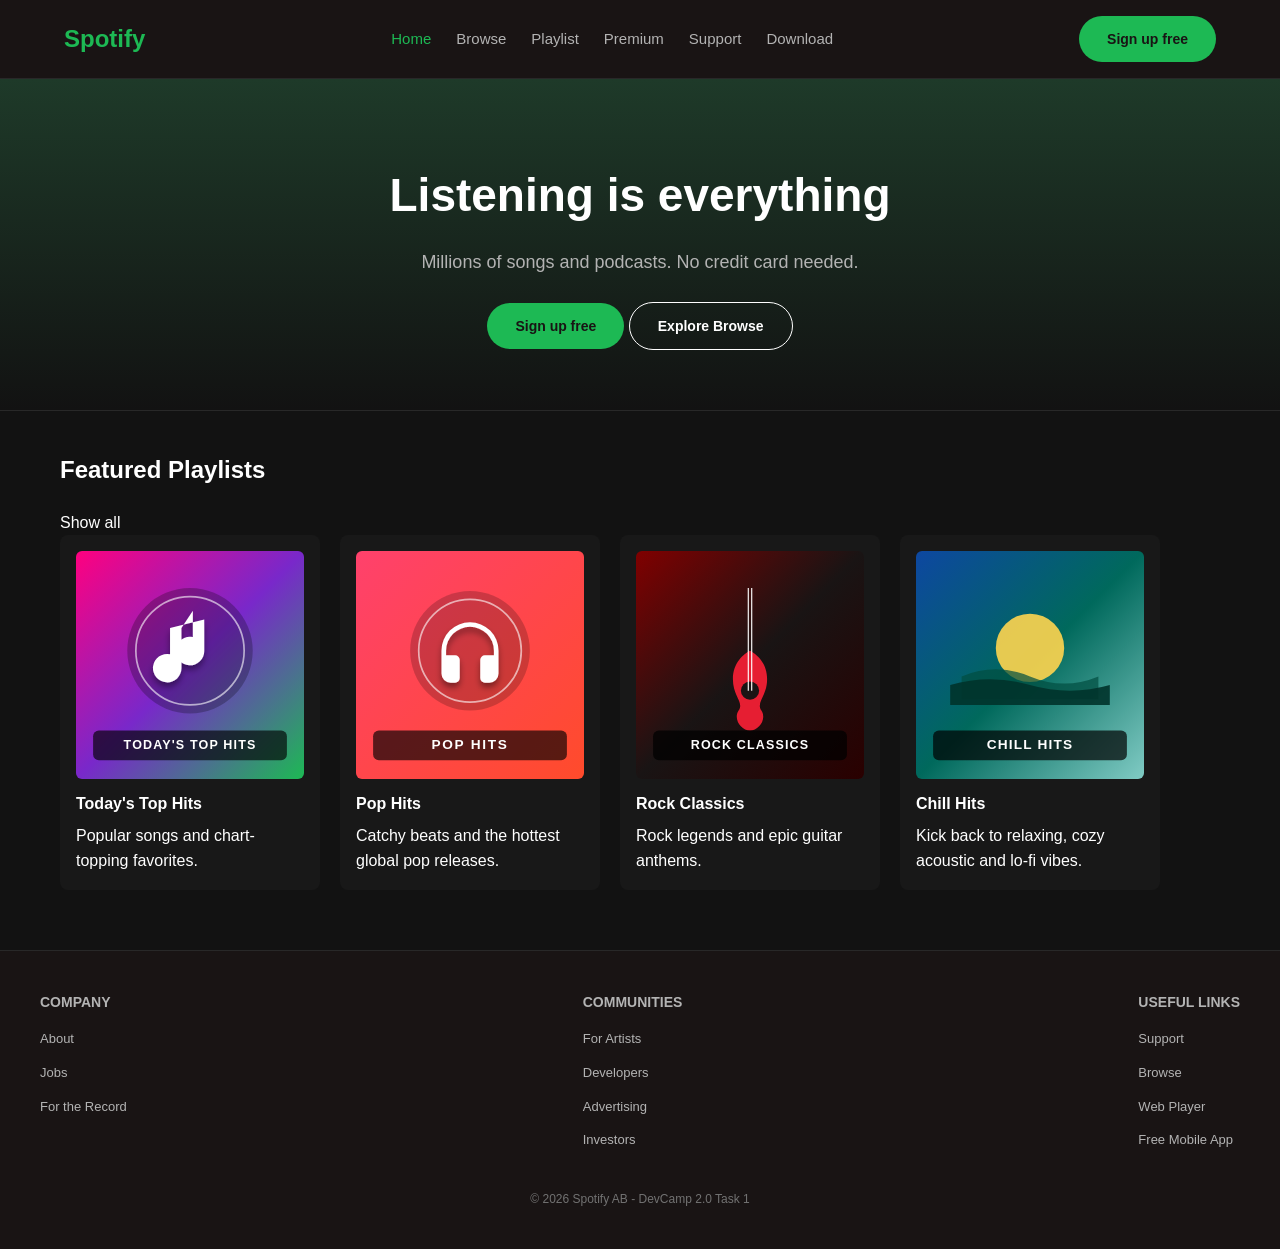
<file: index.html>
<!DOCTYPE html>
<html lang="en">
<head>
  <meta charset="UTF-8">
  <meta name="viewport" content="width=device-width, initial-scale=1.0">
  <title>Spotify - Web Player (Home)</title>
  <!-- External stylesheet (not inline or internal) -->
  <link rel="stylesheet" href="style.css">
</head>
<body>

  <!-- ======================================================================
       SEMANTIC TAG: <header> & <nav>
       Navbar: Logo + Home, Browse, Playlist, Premium, Support, Download
       ====================================================================== -->
  <header>
    <nav class="navbar">
      <!-- Spotify Logo linking to Home -->
      <div class="logo">
        <a href="index.html">Spotify</a>
      </div>

      <!-- Navigation Links -->
      <ul class="nav-links">
        <li><a href="index.html" class="active">Home</a></li>
        <li><a href="browse.html">Browse</a></li>
        <li><a href="playlist.html">Playlist</a></li>
        <li><a href="#premium">Premium</a></li>
        <li><a href="#support">Support</a></li>
        <li><a href="#download">Download</a></li>
      </ul>

      <!-- Sign up button linking to optional login/signup page -->
      <div class="nav-btn">
        <a href="login.html" class="btn btn-green">Sign up free</a>
      </div>
    </nav>
  </header>

  <!-- ======================================================================
       SEMANTIC TAG: <main>
       Main page content starts here
       ====================================================================== -->
  <main>

    <!-- HERO SECTION (ID selector requirement: #hero)
         Heading + subtext + call-to-action buttons -->
    <section id="hero">
      <h1>Listening is everything</h1>
      <p>Millions of songs and podcasts. No credit card needed.</p>
      <div class="hero-actions">
        <a href="login.html" class="btn btn-green">Sign up free</a>
        <a href="browse.html" class="btn btn-outline">Explore Browse</a>
      </div>
    </section>

    <!-- FEATURED PLAYLISTS SECTION
         Row of featured playlist cards using local images from images/ folder -->
    <section class="section">
      <div class="section-header">
        <h2>Featured Playlists</h2>
        <a href="browse.html" class="see-all-link">Show all</a>
      </div>

      <div class="cards-container">
        <!-- Playlist Card 1: Today's Top Hits -->
        <article class="card">
          <a href="playlist.html">
            <div class="card-img-wrap">
              <img src="images/top-hits.svg" alt="Today's Top Hits Playlist Cover">
            </div>
            <h3>Today's Top Hits</h3>
            <p>Popular songs and chart-topping favorites.</p>
          </a>
        </article>

        <!-- Playlist Card 2: Pop Hits -->
        <article class="card">
          <a href="playlist.html">
            <div class="card-img-wrap">
              <img src="images/pop-hits.svg" alt="Pop Hits Playlist Cover">
            </div>
            <h3>Pop Hits</h3>
            <p>Catchy beats and the hottest global pop releases.</p>
          </a>
        </article>

        <!-- Playlist Card 3: Rock Classics -->
        <article class="card">
          <a href="playlist.html">
            <div class="card-img-wrap">
              <img src="images/rock-classics.svg" alt="Rock Classics Playlist Cover">
            </div>
            <h3>Rock Classics</h3>
            <p>Rock legends and epic guitar anthems.</p>
          </a>
        </article>

        <!-- Playlist Card 4: Chill Hits -->
        <article class="card">
          <a href="playlist.html">
            <div class="card-img-wrap">
              <img src="images/chill-hits.svg" alt="Chill Hits Playlist Cover">
            </div>
            <h3>Chill Hits</h3>
            <p>Kick back to relaxing, cozy acoustic and lo-fi vibes.</p>
          </a>
        </article>
      </div>
    </section>

  </main>

  <!-- ======================================================================
       SEMANTIC TAG: <footer>
       Footer with grouped links & copyright
       ====================================================================== -->
  <footer>
    <div class="footer-content">
      <div class="footer-column">
        <h4>Company</h4>
        <ul>
          <li><a href="#">About</a></li>
          <li><a href="#">Jobs</a></li>
          <li><a href="#">For the Record</a></li>
        </ul>
      </div>

      <div class="footer-column">
        <h4>Communities</h4>
        <ul>
          <li><a href="#">For Artists</a></li>
          <li><a href="#">Developers</a></li>
          <li><a href="#">Advertising</a></li>
          <li><a href="#">Investors</a></li>
        </ul>
      </div>

      <div class="footer-column">
        <h4>Useful Links</h4>
        <ul>
          <li><a href="#">Support</a></li>
          <li><a href="browse.html">Browse</a></li>
          <li><a href="playlist.html">Web Player</a></li>
          <li><a href="login.html">Free Mobile App</a></li>
        </ul>
      </div>
    </div>

    <p class="copyright">&copy; 2026 Spotify AB - DevCamp 2.0 Task 1</p>
  </footer>

</body>
</html>
</file>
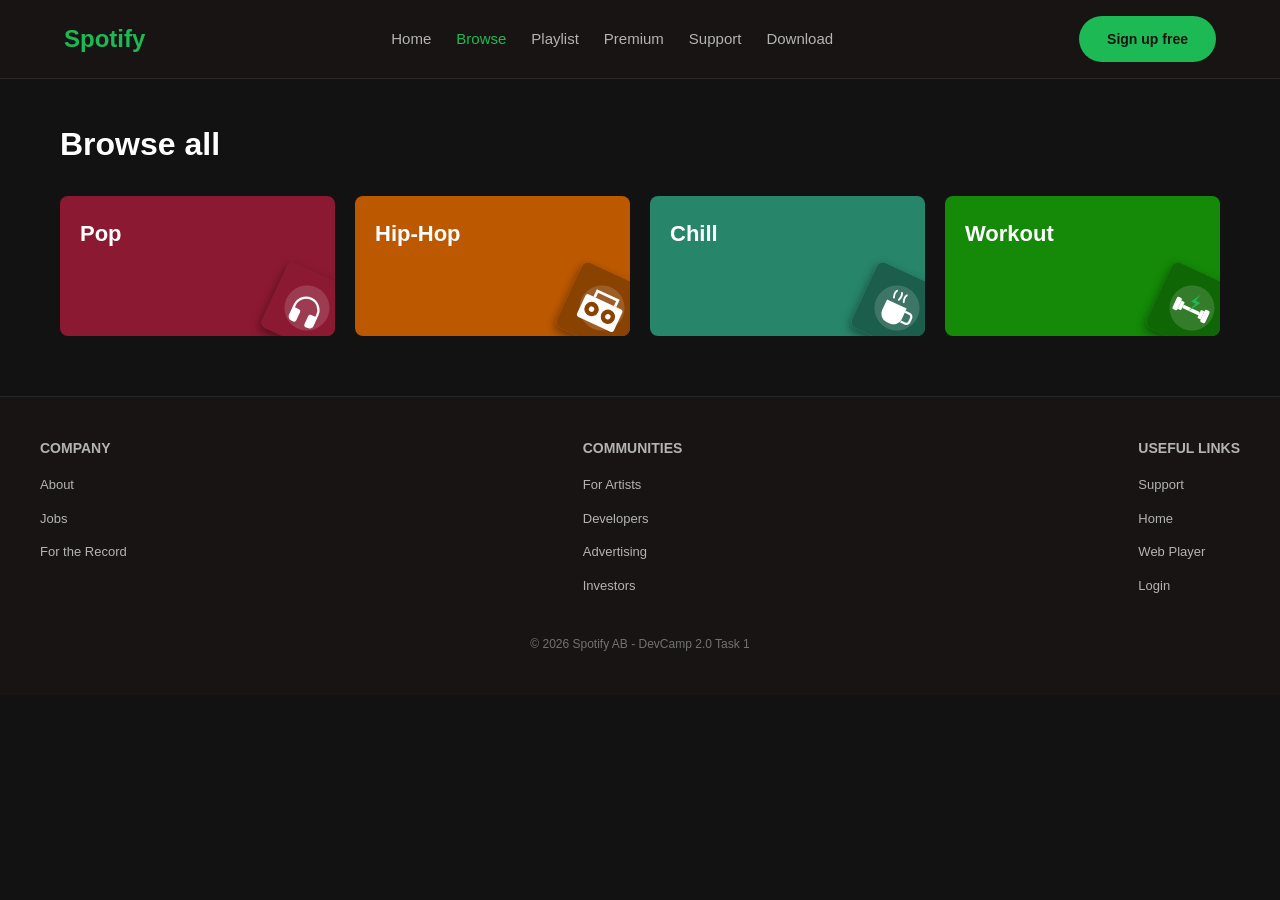
<file: browse.html>
<!DOCTYPE html>
<html lang="en">
<head>
  <meta charset="UTF-8">
  <meta name="viewport" content="width=device-width, initial-scale=1.0">
  <title>Spotify - Browse</title>
  <!-- External stylesheet -->
  <link rel="stylesheet" href="style.css">
</head>
<body>

  <!-- ======================================================================
       SEMANTIC TAG: <header> & <nav>
       Navbar with link back to Home
       ====================================================================== -->
  <header>
    <nav class="navbar">
      <div class="logo">
        <a href="index.html">Spotify</a>
      </div>

      <ul class="nav-links">
        <li><a href="index.html">Home</a></li>
        <li><a href="browse.html" class="active">Browse</a></li>
        <li><a href="playlist.html">Playlist</a></li>
        <li><a href="#premium">Premium</a></li>
        <li><a href="#support">Support</a></li>
        <li><a href="#download">Download</a></li>
      </ul>

      <div class="nav-btn">
        <a href="login.html" class="btn btn-green">Sign up free</a>
      </div>
    </nav>
  </header>

  <!-- ======================================================================
       SEMANTIC TAG: <main>
       Heading "Browse all" + Genre cards with local SVG images
       ====================================================================== -->
  <main class="section">
    <h1 class="browse-heading">Browse all</h1>

    <!-- Genre cards linking to Playlist page -->
    <div class="genre-grid">
      <!-- 1. Pop -->
      <a href="playlist.html" class="genre-card pop">
        <span>Pop</span>
        <img src="images/genre-pop.svg" alt="Pop Music Category Artwork">
      </a>

      <!-- 2. Hip-Hop -->
      <a href="playlist.html" class="genre-card hiphop">
        <span>Hip-Hop</span>
        <img src="images/genre-hiphop.svg" alt="Hip-Hop Music Category Artwork">
      </a>

      <!-- 3. Chill -->
      <a href="playlist.html" class="genre-card chill">
        <span>Chill</span>
        <img src="images/genre-chill.svg" alt="Chill Music Category Artwork">
      </a>

      <!-- 4. Workout -->
      <a href="playlist.html" class="genre-card workout">
        <span>Workout</span>
        <img src="images/genre-workout.svg" alt="Workout Music Category Artwork">
      </a>
    </div>
  </main>

  <!-- ======================================================================
       SEMANTIC TAG: <footer>
       ====================================================================== -->
  <footer>
    <div class="footer-content">
      <div class="footer-column">
        <h4>Company</h4>
        <ul>
          <li><a href="#">About</a></li>
          <li><a href="#">Jobs</a></li>
          <li><a href="#">For the Record</a></li>
        </ul>
      </div>

      <div class="footer-column">
        <h4>Communities</h4>
        <ul>
          <li><a href="#">For Artists</a></li>
          <li><a href="#">Developers</a></li>
          <li><a href="#">Advertising</a></li>
          <li><a href="#">Investors</a></li>
        </ul>
      </div>

      <div class="footer-column">
        <h4>Useful Links</h4>
        <ul>
          <li><a href="#">Support</a></li>
          <li><a href="index.html">Home</a></li>
          <li><a href="playlist.html">Web Player</a></li>
          <li><a href="login.html">Login</a></li>
        </ul>
      </div>
    </div>

    <p class="copyright">&copy; 2026 Spotify AB - DevCamp 2.0 Task 1</p>
  </footer>

</body>
</html>
</file>
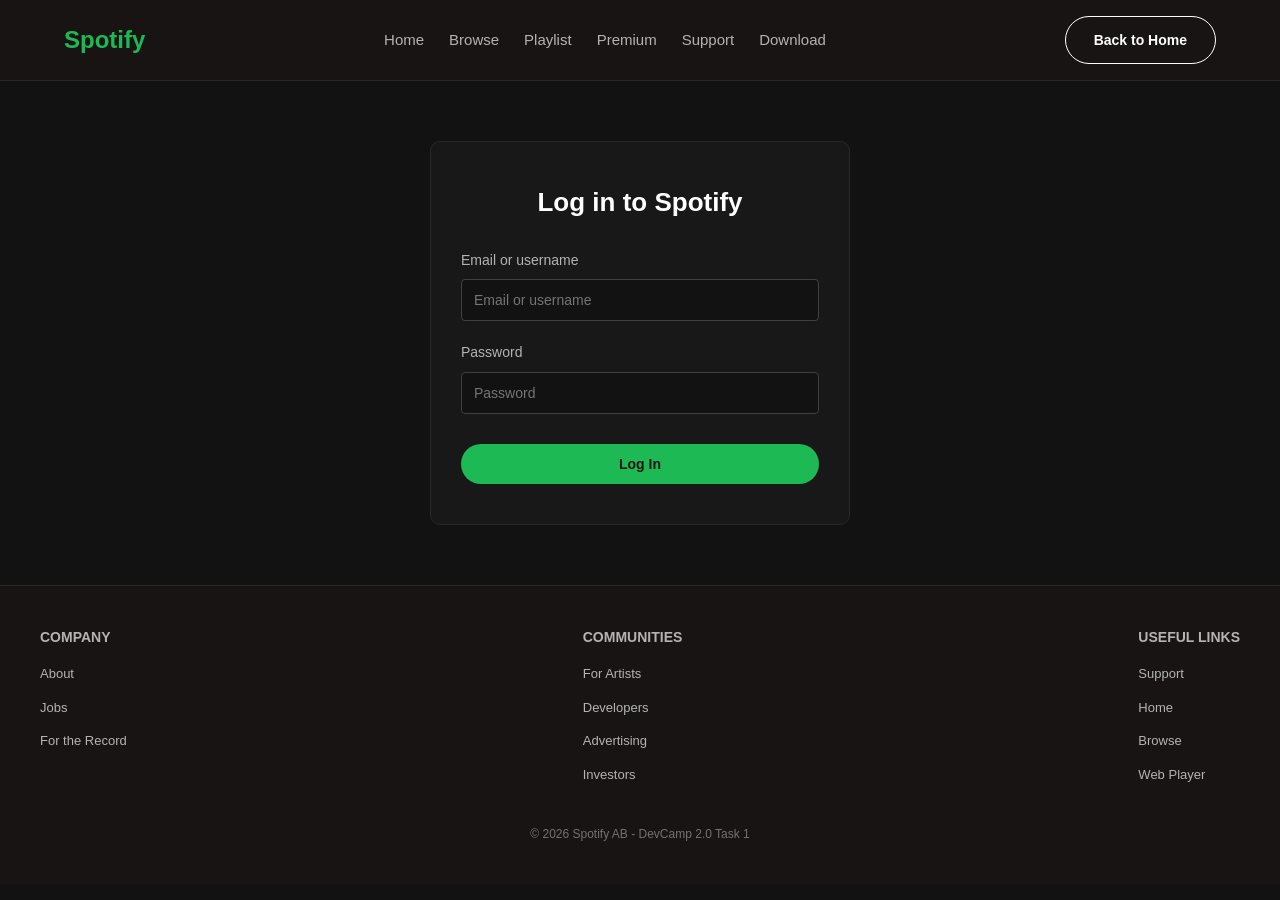
<file: login.html>
<!DOCTYPE html>
<html lang="en">
<head>
  <meta charset="UTF-8">
  <meta name="viewport" content="width=device-width, initial-scale=1.0">
  <title>Spotify - Login</title>
  <link rel="stylesheet" href="style.css">
</head>
<body>

  <header>
    <nav class="navbar">
      <div class="logo">
        <a href="index.html">Spotify</a>
      </div>

      <ul class="nav-links">
        <li><a href="index.html">Home</a></li>
        <li><a href="browse.html">Browse</a></li>
        <li><a href="playlist.html">Playlist</a></li>
        <li><a href="#premium">Premium</a></li>
        <li><a href="#support">Support</a></li>
        <li><a href="#download">Download</a></li>
      </ul>

      <div class="nav-btn">
        <a href="index.html" class="btn btn-outline">Back to Home</a>
      </div>
    </nav>
  </header>

  <main class="section">
    <div id="login-box">
      <h1>Log in to Spotify</h1>

      <form action="#" method="post">
        <div class="form-group">
          <label for="user-email">Email or username</label>
          <input
            type="email"
            id="user-email"
            name="email"
            placeholder="Email or username"
            required
          >
        </div>

        <div class="form-group">
          <label for="user-password">Password</label>
          <input
            type="password"
            id="user-password"
            name="password"
            placeholder="Password"
            required
          >
        </div>

        <button type="submit" class="btn btn-green btn-block">Log In</button>
      </form>
    </div>
  </main>

  <footer>
    <div class="footer-content">
      <div class="footer-column">
        <h4>Company</h4>
        <ul>
          <li><a href="#">About</a></li>
          <li><a href="#">Jobs</a></li>
          <li><a href="#">For the Record</a></li>
        </ul>
      </div>

      <div class="footer-column">
        <h4>Communities</h4>
        <ul>
          <li><a href="#">For Artists</a></li>
          <li><a href="#">Developers</a></li>
          <li><a href="#">Advertising</a></li>
          <li><a href="#">Investors</a></li>
        </ul>
      </div>

      <div class="footer-column">
        <h4>Useful Links</h4>
        <ul>
          <li><a href="#">Support</a></li>
          <li><a href="index.html">Home</a></li>
          <li><a href="browse.html">Browse</a></li>
          <li><a href="playlist.html">Web Player</a></li>
        </ul>
      </div>
    </div>

    <p class="copyright">&copy; 2026 Spotify AB - DevCamp 2.0 Task 1</p>
  </footer>

</body>
</html>
</file>
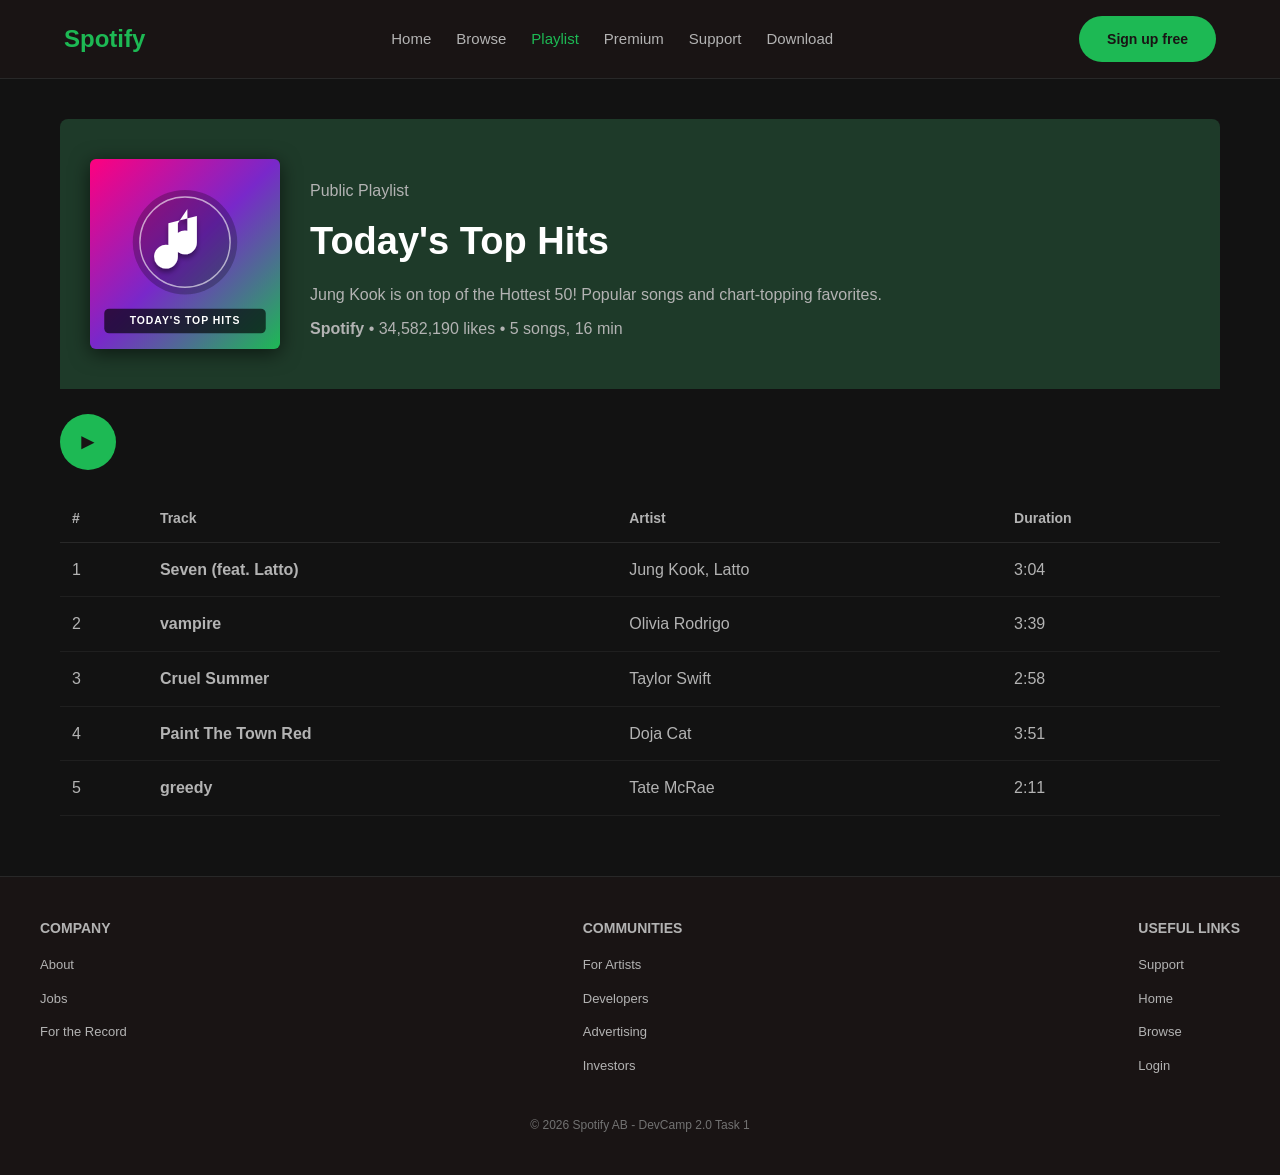
<file: playlist.html>
<!DOCTYPE html>
<html lang="en">
<head>
  <meta charset="UTF-8">
  <meta name="viewport" content="width=device-width, initial-scale=1.0">
  <title>Today's Top Hits - Playlist by Spotify</title>
  <!-- External stylesheet -->
  <link rel="stylesheet" href="style.css">
</head>
<body>

  <!-- ======================================================================
       SEMANTIC TAG: <header> & <nav>
       Navbar with link back to Home
       ====================================================================== -->
  <header>
    <nav class="navbar">
      <div class="logo">
        <a href="index.html">Spotify</a>
      </div>

      <ul class="nav-links">
        <li><a href="index.html">Home</a></li>
        <li><a href="browse.html">Browse</a></li>
        <li><a href="playlist.html" class="active">Playlist</a></li>
        <li><a href="#premium">Premium</a></li>
        <li><a href="#support">Support</a></li>
        <li><a href="#download">Download</a></li>
      </ul>

      <div class="nav-btn">
        <a href="login.html" class="btn btn-green">Sign up free</a>
      </div>
    </nav>
  </header>

  <!-- ======================================================================
       SEMANTIC TAG: <main>
       Playlist header with local image + Play button + Track table
       ====================================================================== -->
  <main class="section">

    <!-- Playlist Header (uses images/top-hits.svg) -->
    <div class="playlist-header">
      <img src="images/top-hits.svg" alt="Today's Top Hits Official Playlist Cover" class="playlist-cover">

      <div id="playlist-info">
        <p class="playlist-type">Public Playlist</p>
        <h1>Today's Top Hits</h1>
        <p class="playlist-description">Jung Kook is on top of the Hottest 50! Popular songs and chart-topping favorites.</p>
        <p class="playlist-meta">
          <strong>Spotify</strong> &bull; 34,582,190 likes &bull; 5 songs, 16 min
        </p>
      </div>
    </div>

    <!-- Styled circular Play button -->
    <button class="play-btn" title="Play">
      &#9658;
    </button>

    <!-- Table of tracks (Track, Artist, Duration) -->
    <table class="track-table">
      <thead>
        <tr>
          <th>#</th>
          <th>Track</th>
          <th>Artist</th>
          <th>Duration</th>
        </tr>
      </thead>
      <tbody>
        <tr>
          <td>1</td>
          <td class="track-title">Seven (feat. Latto)</td>
          <td>Jung Kook, Latto</td>
          <td>3:04</td>
        </tr>
        <tr>
          <td>2</td>
          <td class="track-title">vampire</td>
          <td>Olivia Rodrigo</td>
          <td>3:39</td>
        </tr>
        <tr>
          <td>3</td>
          <td class="track-title">Cruel Summer</td>
          <td>Taylor Swift</td>
          <td>2:58</td>
        </tr>
        <tr>
          <td>4</td>
          <td class="track-title">Paint The Town Red</td>
          <td>Doja Cat</td>
          <td>3:51</td>
        </tr>
        <tr>
          <td>5</td>
          <td class="track-title">greedy</td>
          <td>Tate McRae</td>
          <td>2:11</td>
        </tr>
      </tbody>
    </table>

  </main>

  <!-- ======================================================================
       SEMANTIC TAG: <footer>
       ====================================================================== -->
  <footer>
    <div class="footer-content">
      <div class="footer-column">
        <h4>Company</h4>
        <ul>
          <li><a href="#">About</a></li>
          <li><a href="#">Jobs</a></li>
          <li><a href="#">For the Record</a></li>
        </ul>
      </div>

      <div class="footer-column">
        <h4>Communities</h4>
        <ul>
          <li><a href="#">For Artists</a></li>
          <li><a href="#">Developers</a></li>
          <li><a href="#">Advertising</a></li>
          <li><a href="#">Investors</a></li>
        </ul>
      </div>

      <div class="footer-column">
        <h4>Useful Links</h4>
        <ul>
          <li><a href="#">Support</a></li>
          <li><a href="index.html">Home</a></li>
          <li><a href="browse.html">Browse</a></li>
          <li><a href="login.html">Login</a></li>
        </ul>
      </div>
    </div>

    <p class="copyright">&copy; 2026 Spotify AB - DevCamp 2.0 Task 1</p>
  </footer>

</body>
</html>
</file>
<file: style.css>
/* ==========================================================================
   Spotify Website Clone - style.css
   DevCamp 2.0 - Task 1: Multi-Page Static Website (HTML & CSS Only)
   ========================================================================== */

* {
  margin: 0;
  padding: 0;
  box-sizing: border-box;
}

body {
  font-family: "Helvetica Neue", Arial, sans-serif;
  background-color: #121212;
  color: #ffffff;
  line-height: 1.6;
}

a {
  color: #ffffff;
  text-decoration: none;
  transition: 0.3s ease;
}

/* Button Classes */
.btn {
  display: inline-block;
  padding: 12px 28px;
  border-radius: 30px;
  font-size: 14px;
  font-weight: bold;
  text-align: center;
  border: none;
  cursor: pointer;
  transition: 0.3s ease;
}

.btn-green {
  background-color: #1DB954;
  color: #191414;
}

.btn-green:hover {
  background-color: #1ed760;
  transform: scale(1.05);
}

.btn-outline {
  background-color: transparent;
  color: #ffffff;
  border: 1px solid #ffffff;
}

.btn-outline:hover {
  background-color: #ffffff;
  color: #191414;
}

/* Navbar */
header {
  background-color: #191414;
  border-bottom: 1px solid #282828;
}

.navbar {
  display: flex;
  justify-content: space-between;
  align-items: center;
  padding: 16px 24px;
  max-width: 1200px;
  margin: 0 auto;
}

.logo a {
  font-size: 24px;
  font-weight: bold;
  color: #1DB954;
}

.nav-links {
  display: flex;
  list-style: none;
  gap: 25px;
}

.nav-links a {
  color: #b3b3b3;
  font-size: 15px;
  font-weight: 500;
}

.nav-links a:hover,
.nav-links a.active {
  color: #1DB954;
}

/* Hero Section */
#hero {
  background: linear-gradient(180deg, #1e3a29 0%, #121212 100%);
  text-align: center;
  padding: 80px 20px 60px;
  border-bottom: 1px solid #282828;
}

#hero h1 {
  font-size: 46px;
  margin-bottom: 15px;
}

#hero p {
  font-size: 18px;
  color: #b3b3b3;
  margin-bottom: 25px;
}

/* Section & Cards */
.section {
  max-width: 1200px;
  margin: 40px auto;
  padding: 0 20px;
}

.section h2 {
  font-size: 24px;
  margin-bottom: 20px;
}

.cards-container {
  display: flex;
  flex-wrap: wrap;
  gap: 20px;
}

.card {
  background-color: #181818;
  padding: 16px;
  border-radius: 8px;
  flex: 1 1 200px;
  max-width: 260px;
  transition: 0.3s;
}

.card:hover {
  background-color: #282828;
  transform: translateY(-5px);
}

.card img {
  width: 100%;
  aspect-ratio: 1 / 1;
  border-radius: 6px;
  margin-bottom: 12px;
  object-fit: cover;
  display: block;
}

.card h3 {
  font-size: 16px;
  margin-bottom: 6px;
  color: #ffffff;
}

/* Browse Page */
.browse-heading {
  font-size: 32px;
  margin-bottom: 25px;
}

.genre-grid {
  display: flex;
  flex-wrap: wrap;
  gap: 20px;
}

.genre-card {
  position: relative;
  overflow: hidden;
  flex: 1 1 220px;
  height: 140px;
  padding: 20px;
  border-radius: 8px;
  color: #ffffff;
  font-size: 22px;
  font-weight: bold;
  display: block;
  transition: 0.3s ease;
}

.genre-card img {
  position: absolute;
  right: -8px;
  bottom: -8px;
  width: 72px;
  height: 72px;
  border-radius: 6px;
  transform: rotate(25deg);
  box-shadow: 0 4px 10px rgba(0, 0, 0, 0.4);
  transition: 0.3s ease;
  pointer-events: none;
}

.genre-card:hover {
  transform: scale(1.03);
}

.genre-card:hover img {
  transform: rotate(20deg) scale(1.08);
}

.pop { background-color: #8c1932; }
.hiphop { background-color: #bc5900; }
.chill { background-color: #27856a; }
.workout { background-color: #148a08; }

/* Playlist Details */
.playlist-header {
  display: flex;
  gap: 30px;
  align-items: flex-end;
  background-color: #1e3a29;
  padding: 40px 30px;
  border-radius: 8px 8px 0 0;
  margin-bottom: 25px;
}

.playlist-cover {
  width: 190px;
  height: 190px;
  border-radius: 6px;
  box-shadow: 0 4px 20px rgba(0, 0, 0, 0.6);
  object-fit: cover;
  display: block;
}

#playlist-info h1 {
  font-size: 38px;
  margin-bottom: 10px;
}

#playlist-info p {
  color: #b3b3b3;
  margin-bottom: 8px;
}

.play-btn {
  width: 56px;
  height: 56px;
  border-radius: 50%;
  background-color: #1DB954;
  color: #191414;
  font-size: 22px;
  border: none;
  cursor: pointer;
  display: flex;
  align-items: center;
  justify-content: center;
  margin: 15px 0 25px 0;
  transition: 0.3s ease;
}

.play-btn:hover {
  background-color: #1ed760;
  transform: scale(1.08);
}

.track-table {
  width: 100%;
  border-collapse: collapse;
  text-align: left;
}

.track-table th {
  color: #b3b3b3;
  border-bottom: 1px solid #282828;
  padding: 12px;
  font-size: 14px;
}

.track-table td {
  padding: 14px 12px;
  border-bottom: 1px solid #1f1f1f;
  color: #b3b3b3;
}

.track-table tr:hover td {
  background-color: #282828;
  color: #ffffff;
}

.track-title {
  color: #ffffff;
  font-weight: bold;
}

/* Login Form */
#login-box {
  max-width: 420px;
  margin: 60px auto;
  background-color: #181818;
  padding: 40px 30px;
  border-radius: 10px;
  text-align: center;
  border: 1px solid #282828;
}

#login-box h1 {
  margin-bottom: 25px;
  font-size: 26px;
}

.form-group {
  margin-bottom: 20px;
  text-align: left;
}

.form-group label {
  display: block;
  margin-bottom: 8px;
  font-size: 14px;
  color: #b3b3b3;
}

.form-group input {
  width: 100%;
  padding: 12px;
  border-radius: 4px;
  border: 1px solid #404040;
  background-color: #121212;
  color: #ffffff;
  font-size: 14px;
  outline: none;
}

.form-group input:focus {
  border-color: #1DB954;
}

.btn-block {
  width: 100%;
  margin-top: 10px;
}

/* Footer */
footer {
  background-color: #191414;
  padding: 40px 20px;
  margin-top: 60px;
  border-top: 1px solid #282828;
}

.footer-content {
  max-width: 1200px;
  margin: 0 auto;
  display: flex;
  justify-content: space-between;
  flex-wrap: wrap;
  gap: 20px;
}

.footer-column h4 {
  color: #b3b3b3;
  margin-bottom: 12px;
  font-size: 14px;
  text-transform: uppercase;
}

.footer-column ul {
  list-style: none;
}

.footer-column li {
  margin-bottom: 8px;
}

.footer-column a {
  color: #b3b3b3;
  font-size: 13px;
}

.footer-column a:hover {
  color: #ffffff;
  text-decoration: underline;
}

.copyright {
  text-align: center;
  color: #727272;
  font-size: 12px;
  margin-top: 30px;
}
</file>
